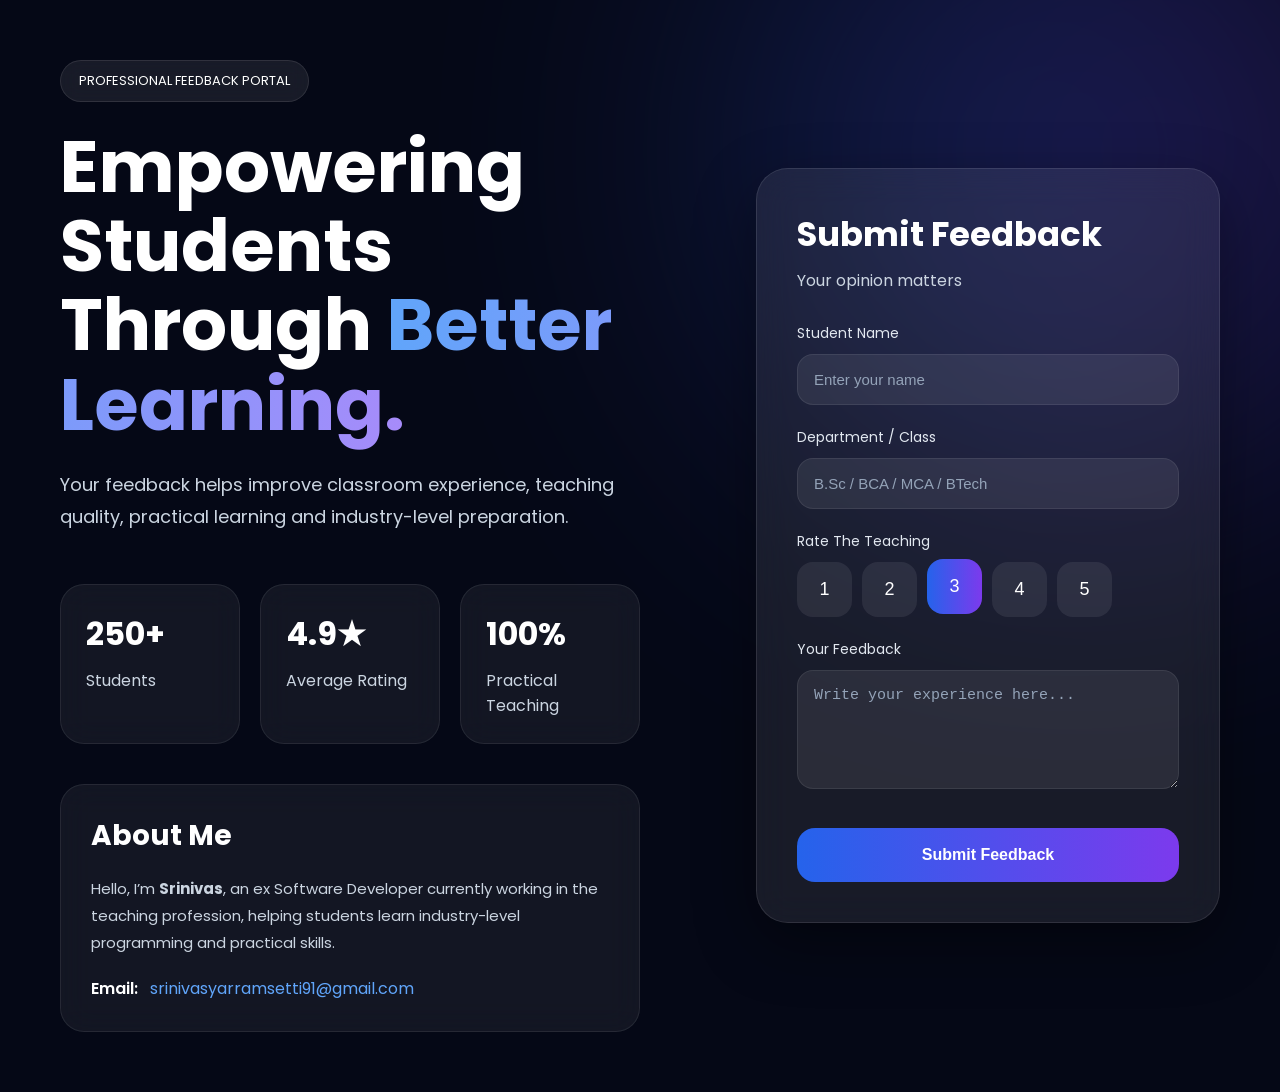
<file: src/main/resources/static/index.html>
<!DOCTYPE html>
<html lang="en">
<head>
    <meta charset="UTF-8">
    <meta name="viewport" content="width=device-width, initial-scale=1.0">
    <title>Srinivas Feedback Portal</title>
    <link rel="icon" type="image/png" href="/favicon.png">

    <link rel="stylesheet" href="style.css">

    <link rel="preconnect" href="https://fonts.googleapis.com">
    <link rel="preconnect" href="https://fonts.gstatic.com" crossorigin>

    <link href="https://fonts.googleapis.com/css2?family=Poppins:wght@300;400;500;600;700&display=swap" rel="stylesheet">
</head>

<body>

<div class="background-glow"></div>

<div class="main-container">

    <!-- LEFT SECTION -->

    <div class="left-section">

        <div class="tag">
            PROFESSIONAL FEEDBACK PORTAL
        </div>

        <h1>
            Empowering Students Through
            <span>Better Learning.</span>
        </h1>

        <p>
            Your feedback helps improve classroom experience,
            teaching quality, practical learning and industry-level preparation.
        </p>

        <div class="stats-container">

            <div class="stat-card">
                <h2>250+</h2>
                <span>Students</span>
            </div>

            <div class="stat-card">
                <h2>4.9★</h2>
                <span>Average Rating</span>
            </div>

            <div class="stat-card">
                <h2>100%</h2>
                <span>Practical Teaching</span>
            </div>

        </div>

        <!-- ABOUT ME -->

        <div class="about-card">

            <h3>About Me</h3>

            <p>
                Hello, I’m <strong>Srinivas</strong>,
                an ex Software Developer currently working in the teaching profession,
                helping students learn industry-level programming and practical skills.
            </p>

            <div class="contact-info">

                <span>Email:</span>

                <a href="mailto:yourmail@gmail.com">
                    srinivasyarramsetti91@gmail.com
                </a>

            </div>

        </div>

    </div>


    <!-- RIGHT SECTION -->

    <div class="right-section">

        <div class="form-card">

            <div class="form-header">
                <h2>Submit Feedback</h2>
                <p>Your opinion matters</p>
            </div>

            <form onsubmit="submitFeedback(event)">

                <!-- STUDENT NAME -->

                <div class="input-group">

                    <label>Student Name</label>

                    <input
                            type="text"
                            id="studentName"
                            placeholder="Enter your name"
                            required
                    >

                </div>


                <!-- DEPARTMENT -->

                <div class="input-group">

                    <label>Department / Class</label>

                    <input
                            type="text"
                            id="department"
                            placeholder="B.Sc / BCA / MCA / BTech"
                            required
                    >

                </div>


                <!-- RATING -->

                <div class="input-group">

                    <label>Rate The Teaching</label>

                    <div class="rating-container">

                        <button type="button" class="rating-btn">1</button>

                        <button type="button" class="rating-btn">2</button>

                        <button type="button" class="rating-btn active">3</button>

                        <button type="button" class="rating-btn">4</button>

                        <button type="button" class="rating-btn">5</button>

                    </div>

                </div>


                <!-- FEEDBACK -->

                <div class="input-group">

                    <label>Your Feedback</label>

                    <textarea
                            id="message"
                            rows="5"
                            placeholder="Write your experience here..."
                            required
                    ></textarea>

                </div>


                <!-- SUBMIT BUTTON -->

                <button class="submit-btn">
                    Submit Feedback
                </button>

            </form>

        </div>

    </div>

</div>


<!-- SUCCESS POPUP -->

<div class="success-popup" id="successPopup">

    <div class="popup-card">

        <div class="check-icon">✓</div>

        <h2>Feedback Submitted</h2>

        <p>
            Thank you for your valuable feedback ❤️
        </p>

        <button onclick="closePopup()">
            Continue
        </button>

    </div>

</div>


<script src="script.js"></script>

</body>
</html>
</file>
<file: src/main/resources/static/style.css>
*{
    margin:0;
    padding:0;
    box-sizing:border-box;
}

body{
    font-family:'Poppins',sans-serif;
    background:#050816;
    min-height:100vh;
    color:white;
    overflow-x:hidden;
    position:relative;
}

/* Background Glow */

.background-glow{
    width:700px;
    height:700px;
    background:linear-gradient(to right,#2563eb,#7c3aed);
    position:absolute;
    top:-200px;
    right:-150px;
    border-radius:50%;
    filter:blur(140px);
    opacity:0.25;
}

/* Main Layout */

.main-container{
    width:100%;
    min-height:100vh;
    display:flex;
    justify-content:space-between;
    align-items:center;
    padding:60px;
    gap:50px;
    position:relative;
    z-index:1;
}

/* Left Section */

.left-section{
    width:50%;
}

.tag{
    display:inline-block;
    padding:10px 18px;
    background:rgba(255,255,255,0.08);
    border:1px solid rgba(255,255,255,0.1);
    border-radius:50px;
    font-size:13px;
    margin-bottom:25px;
    backdrop-filter:blur(10px);
}

.left-section h1{
    font-size:72px;
    line-height:1.1;
    margin-bottom:25px;
    font-weight:700;
}

.left-section h1 span{
    background:linear-gradient(to right,#60a5fa,#a78bfa);
    -webkit-background-clip:text;
    -webkit-text-fill-color:transparent;
}

.left-section p{
    color:#cbd5e1;
    font-size:18px;
    line-height:1.8;
    max-width:650px;
}

/* Stats */

.stats-container{
    display:flex;
    gap:20px;
    margin-top:50px;
}

.stat-card{
    background:rgba(255,255,255,0.06);
    border:1px solid rgba(255,255,255,0.08);
    padding:25px;
    width:180px;
    border-radius:24px;
    backdrop-filter:blur(15px);
}

.stat-card h2{
    font-size:32px;
    margin-bottom:10px;
}

.stat-card span{
    color:#cbd5e1;
}

/* Right Section */

.right-section{
    width:40%;
    display:flex;
    justify-content:center;
}

.form-card{
    width:100%;
    background:rgba(255,255,255,0.08);
    border:1px solid rgba(255,255,255,0.1);
    backdrop-filter:blur(18px);
    border-radius:32px;
    padding:40px;
    box-shadow:0 20px 60px rgba(0,0,0,0.4);
}

.form-header{
    margin-bottom:30px;
}

.form-header h2{
    font-size:34px;
    margin-bottom:8px;
}

.form-header p{
    color:#cbd5e1;
}

/* Inputs */

.input-group{
    margin-bottom:22px;
}

.input-group label{
    display:block;
    margin-bottom:10px;
    color:#e2e8f0;
    font-size:14px;
}

input,
textarea{
    width:100%;
    padding:16px;
    border:none;
    outline:none;
    border-radius:16px;
    background:rgba(255,255,255,0.08);
    color:white;
    font-size:15px;
    border:1px solid rgba(255,255,255,0.08);
}

input::placeholder,
textarea::placeholder{
    color:#94a3b8;
}

/* Rating */

.rating-container{
    display:flex;
    gap:10px;
}

.rating-btn{
    width:55px;
    height:55px;
    border:none;
    border-radius:16px;
    background:rgba(255,255,255,0.08);
    color:white;
    font-size:18px;
    cursor:pointer;
    transition:0.3s;
}

.rating-btn:hover,
.rating-btn.active{
    background:linear-gradient(to right,#2563eb,#7c3aed);
    transform:translateY(-3px);
}

/* Submit Button */

.submit-btn{
    width:100%;
    padding:18px;
    border:none;
    border-radius:18px;
    background:linear-gradient(to right,#2563eb,#7c3aed);
    color:white;
    font-size:16px;
    font-weight:600;
    cursor:pointer;
    transition:0.3s;
    margin-top:10px;
}

.submit-btn:hover{
    transform:translateY(-3px);
    box-shadow:0 10px 30px rgba(37,99,235,0.4);
}

/* Responsive */

@media(max-width:1100px){

    .main-container{
        flex-direction:column;
        padding:30px;
    }

    .left-section,
    .right-section{
        width:100%;
    }

    .left-section h1{
        font-size:48px;
    }

    .stats-container{
        flex-wrap:wrap;
    }
}
.about-card{
    margin-top:40px;
    background:rgba(255,255,255,0.06);
    border:1px solid rgba(255,255,255,0.08);
    padding:30px;
    border-radius:24px;
    backdrop-filter:blur(15px);
    max-width:650px;
}

.about-card h3{
    font-size:28px;
    margin-bottom:18px;
}

.about-card p{
    color:#cbd5e1;
    line-height:1.8;
    font-size:15px;
}

.contact-info{
    margin-top:20px;
}

.contact-info span{
    color:white;
    font-weight:600;
}

.contact-info a{
    color:#60a5fa;
    text-decoration:none;
    margin-left:8px;
}

.contact-info a:hover{
    text-decoration:underline;
}
.about-card{
    margin-top:40px;
    background:rgba(255,255,255,0.06);
    border:1px solid rgba(255,255,255,0.08);
    padding:30px;
    border-radius:24px;
    backdrop-filter:blur(15px);
    max-width:650px;
}

.about-card h3{
    font-size:28px;
    margin-bottom:18px;
}

.about-card p{
    color:#cbd5e1;
    line-height:1.8;
    font-size:15px;
}

.contact-info{
    margin-top:20px;
}

.contact-info span{
    color:white;
    font-weight:600;
}

.contact-info a{
    color:#60a5fa;
    text-decoration:none;
    margin-left:8px;
}

.contact-info a:hover{
    text-decoration:underline;
}


/* SUCCESS POPUP */

.success-popup{
    position:fixed;
    top:0;
    left:0;
    width:100%;
    height:100vh;
    background:rgba(0,0,0,0.7);
    backdrop-filter:blur(10px);

    display:flex;
    justify-content:center;
    align-items:center;

    opacity:0;
    visibility:hidden;

    transition:0.3s;

    z-index:999;
}

.success-popup.active{
    opacity:1;
    visibility:visible;
}

.popup-card{
    width:400px;
    background:#0f172a;
    border:1px solid rgba(255,255,255,0.1);
    padding:40px;
    border-radius:30px;
    text-align:center;
    transform:scale(0.8);
    transition:0.3s;
}

.success-popup.active .popup-card{
    transform:scale(1);
}

.check-icon{
    width:90px;
    height:90px;
    background:linear-gradient(to right,#2563eb,#7c3aed);
    border-radius:50%;
    margin:auto;
    display:flex;
    justify-content:center;
    align-items:center;
    font-size:40px;
    margin-bottom:25px;
}

.popup-card h2{
    font-size:32px;
    margin-bottom:15px;
}

.popup-card p{
    color:#cbd5e1;
    line-height:1.7;
    margin-bottom:25px;
}

.popup-card button{
    padding:14px 30px;
    border:none;
    border-radius:14px;
    background:linear-gradient(to right,#2563eb,#7c3aed);
    color:white;
    font-size:15px;
    cursor:pointer;
}
</file>
